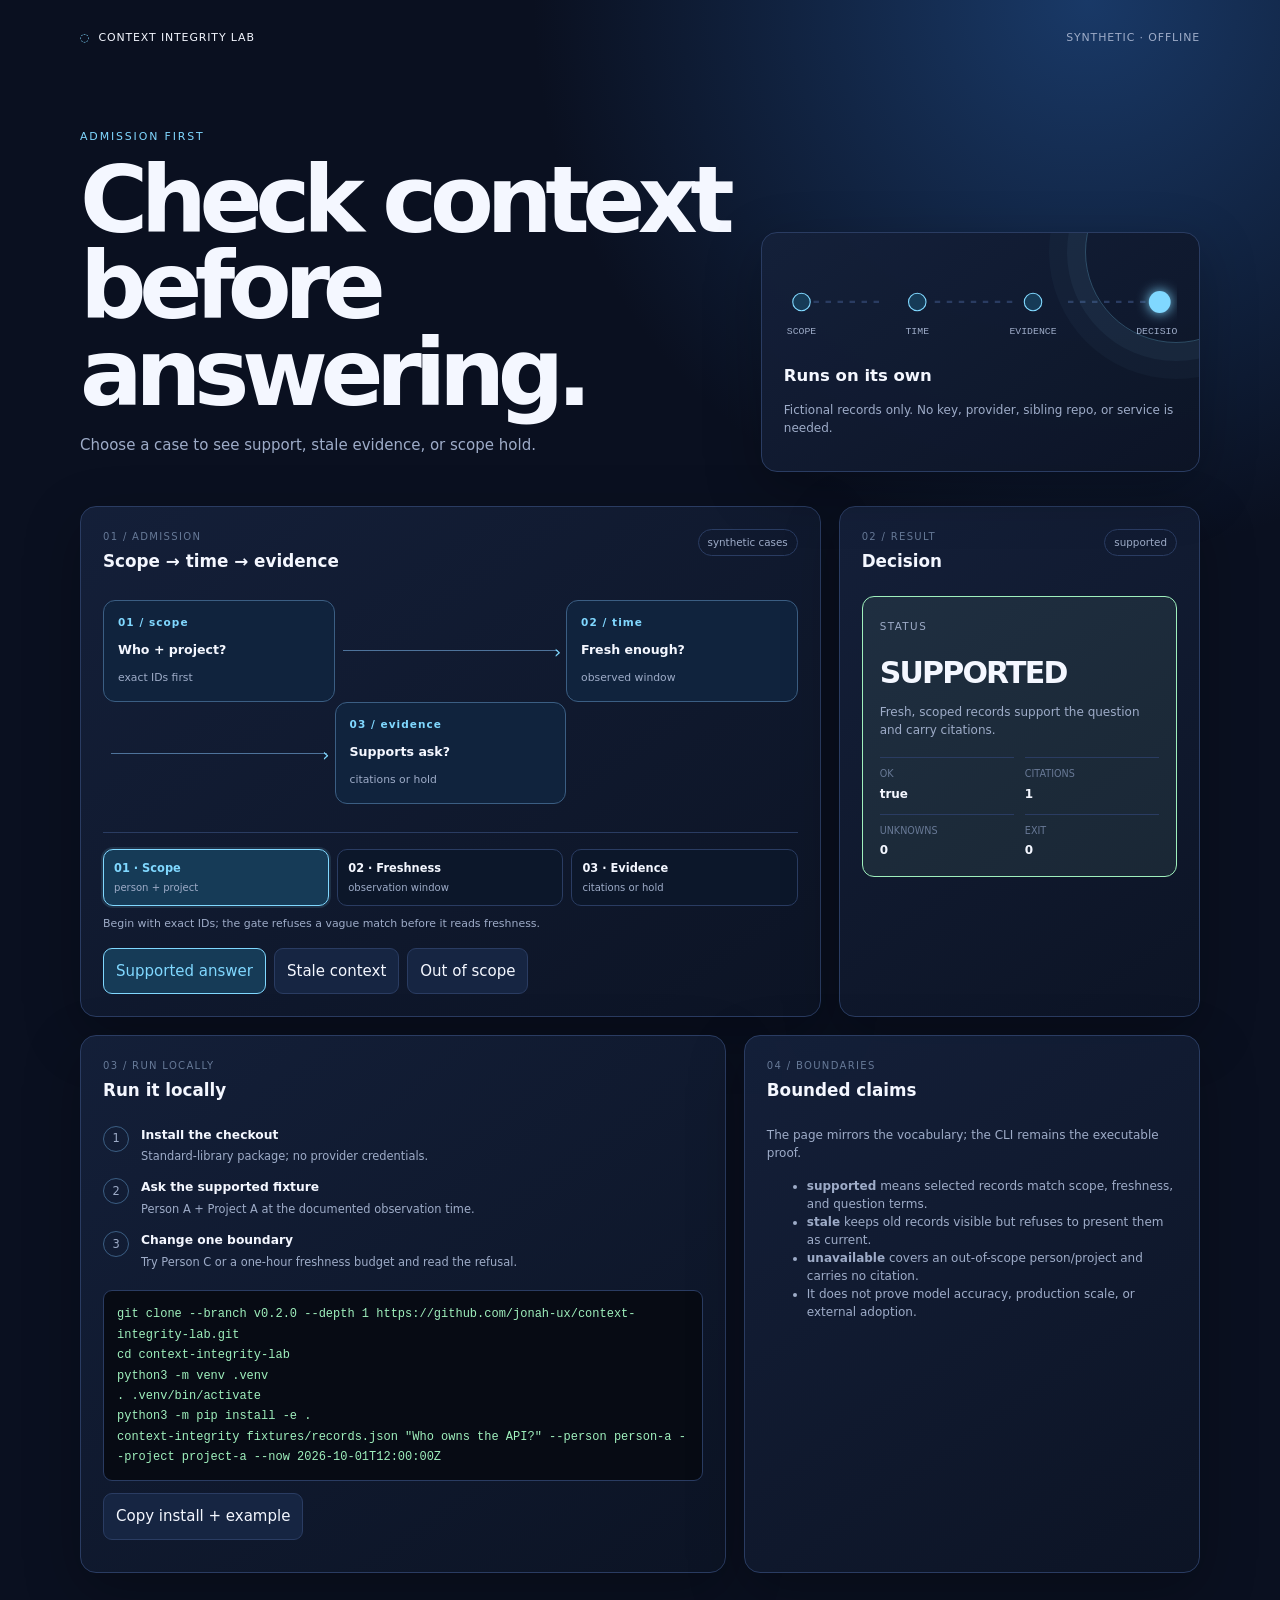
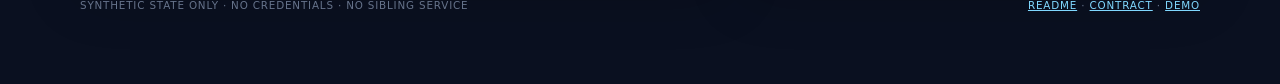
<file: docs/admission-explorer.html>
<!doctype html>
<html lang="en">
<head>
<meta charset="utf-8"><meta name="viewport" content="width=device-width,initial-scale=1">
<meta name="description" content="Synthetic Context Integrity Lab admission explorer">
<title>Context Integrity Lab · admission explorer</title>
<link rel="icon" href="data:image/svg+xml,%3Csvg xmlns=%22http://www.w3.org/2000/svg%22 viewBox=%220 0 64 64%22%3E%3Crect width=%2264%22 height=%2264%22 rx=%2214%22 fill=%22%230a1020%22/%3E%3Cpath d=%22M16 22h32M16 32h22M16 42h32%22 stroke=%22%2380d8ff%22 stroke-width=%225%22 stroke-linecap=%22round%22/%3E%3Ccircle cx=%2247%22 cy=%2232%22 r=%225%22 fill=%22%239ff0bd%22/%3E%3C/svg%3E">
<style>
:root{color-scheme:dark;--bg:#0a1020;--panel:#111b32;--line:#2a3c62;--ink:#f4f7ff;--muted:#9eacc8;--blue:#80d8ff;--green:#9ff0bd;--orange:#ffc879;--red:#ff9b9b;font:15px/1.5 ui-sans-serif,system-ui,sans-serif}*{box-sizing:border-box}body{margin:0;color:var(--ink);background:radial-gradient(circle at 85% 0,#193967,transparent 37rem),var(--bg)}a{color:var(--blue)}.shell{width:min(1120px,calc(100% - 34px));margin:auto;padding:30px 0 70px}.nav,.foot{display:flex;justify-content:space-between;gap:14px;color:var(--muted);font-size:.73rem;letter-spacing:.08em;text-transform:uppercase}.nav{margin-bottom:72px}.brand{color:var(--ink)}.brand:before{content:"◌";color:var(--blue);margin-right:8px}h1{max-width:760px;font-size:clamp(2.6rem,8vw,6.2rem);line-height:.93;letter-spacing:-.08em;margin:0 0 18px}.eyebrow{color:var(--blue);font-size:.73rem;letter-spacing:.17em;text-transform:uppercase}.lede{max-width:680px;color:var(--muted)}.hero{display:grid;grid-template-columns:1.2fr .8fr;gap:22px;align-items:end;margin-bottom:34px}.card{border:1px solid var(--line);border-radius:16px;padding:22px;background:linear-gradient(145deg,rgba(20,32,58,.94),rgba(12,20,37,.94));box-shadow:0 18px 56px #0004}.callout h2{margin:0 0 8px;font-size:1.1rem}.callout p,.limits p,.limits li{color:var(--muted);font-size:.8rem}.chips{display:flex;flex-wrap:wrap;gap:8px;margin-top:18px}.chip{border:1px solid var(--line);border-radius:99px;padding:5px 9px;color:var(--muted);font-size:.69rem}.grid{display:grid;grid-template-columns:repeat(12,1fr);gap:18px}.explorer{grid-column:span 8}.readout{grid-column:span 4}.guide{grid-column:span 7}.limits{grid-column:span 5}.panel-head{display:flex;justify-content:space-between;gap:10px;align-items:start;margin-bottom:22px}.kicker{color:#667997;letter-spacing:.13em;text-transform:uppercase;font-size:.67rem}.panel-head h2{margin:5px 0 0;font-size:1.12rem}.graph{display:grid;grid-template-columns:repeat(3,1fr);gap:0;align-items:center;overflow:auto;padding:4px 0 10px}.node{min-width:140px;border:1px solid #3b5e83;border-radius:12px;padding:14px;background:#10233d}.node b{display:block;color:var(--blue);font-size:.7rem;letter-spacing:.1em}.node strong{display:block;margin:10px 0 5px;font-size:.84rem}.node span{color:var(--muted);font-size:.72rem}.arrow{min-width:20px;height:1px;background:#4e739b;position:relative;margin:0 8px}.arrow:after{content:"›";position:absolute;right:-3px;top:-12px;color:var(--blue);font-size:1.2rem}.option-row{display:flex;flex-wrap:wrap;gap:8px;margin-top:15px}.option{border:1px solid var(--line);border-radius:9px;background:#162542;color:var(--ink);padding:11px 12px;text-align:left;cursor:pointer;font:inherit}.option:hover,.option:focus-visible{border-color:var(--blue);outline:none}.option[aria-pressed=true]{border-color:var(--blue);color:var(--blue);background:#163b57}.state{min-height:212px;border:1px solid var(--green);border-radius:12px;padding:17px;background:#9ff0bd14}.state.orange{border-color:var(--orange);background:#ffc87914}.state.red{border-color:var(--red);background:#ff9b9b14}.state-label{font-size:.69rem;text-transform:uppercase;letter-spacing:.14em;color:var(--muted)}.state h3{margin:14px 0 8px;font-size:2rem;letter-spacing:-.06em}.state p{color:var(--muted);font-size:.8rem;margin:0}.facts{display:grid;grid-template-columns:repeat(2,1fr);gap:11px;margin-top:18px}.fact{border-top:1px solid var(--line);padding-top:9px}.fact small{display:block;color:#687996;text-transform:uppercase;font-size:.64rem}.fact b{display:block;margin-top:3px;font-size:.8rem}.steps{display:grid;gap:12px;list-style:none;padding:0;margin:0}.steps li{display:grid;grid-template-columns:28px 1fr;gap:10px}.num{display:grid;place-items:center;border:1px solid #3b5e83;border-radius:50%;width:26px;height:26px;color:var(--blue);font-size:.72rem}.steps strong{display:block;font-size:.82rem}.steps span{color:var(--muted);font-size:.76rem}.terminal{white-space:pre-wrap;overflow-wrap:anywhere;margin-top:18px;border:1px solid var(--line);border-radius:9px;padding:13px;overflow:auto;background:#070b14;color:var(--green);font:12px/1.7 ui-monospace,monospace}.foot{margin-top:25px;color:#66738b;font-size:.69rem}@media(max-width:780px){.hero{grid-template-columns:1fr}.explorer,.readout,.guide,.limits{grid-column:span 12}}@media(max-width:500px){.shell{width:calc(100% - 22px);padding-top:18px}.nav{margin-bottom:45px}.graph{grid-template-columns:repeat(3,140px)}.foot{display:block}.foot span{display:block;margin-top:6px}}@media(prefers-reduced-motion:no-preference){.state{animation:enter .25s ease-out}@keyframes enter{from{opacity:.4;transform:translateY(4px)}to{opacity:1;transform:none}}}

.signal-card{position:relative;overflow:hidden}.signal-card:after{content:"";position:absolute;width:180px;height:180px;right:-68px;top:-72px;border:1px solid #80d8ff44;border-radius:50%;box-shadow:0 0 0 18px #80d8ff0d,0 0 0 36px #80d8ff08}.signal-map{display:block;width:100%;height:auto;margin:0 0 15px}.signal-map .pulse{fill:#80d8ff;filter:drop-shadow(0 0 6px #80d8ff)}.admission-steps{display:grid;grid-template-columns:repeat(3,1fr);gap:8px;margin-top:18px;padding-top:16px;border-top:1px solid var(--line)}.admission-step{border:1px solid var(--line);border-radius:10px;background:#0c172a;color:var(--muted);padding:10px;text-align:left;cursor:pointer;font:inherit}.admission-step strong{display:block;color:var(--ink);font-size:.76rem}.admission-step small{display:block;margin-top:3px;color:var(--muted);font-size:.67rem}.admission-step.is-current{border-color:var(--blue);background:#163b57;color:var(--blue)}.admission-step.is-current strong{color:var(--blue)}.admission-step[aria-current="step"]{box-shadow:0 0 0 2px #80d8ff1f}.step-copy{margin:10px 0 0!important;color:var(--muted);font-size:.73rem!important}.hero .chips{position:relative;z-index:1}@media(max-width:500px){.admission-steps{grid-template-columns:1fr}}@media(prefers-reduced-motion:reduce){*,*::before,*::after{animation:none!important;transition:none!important;scroll-behavior:auto!important}}

@media(max-width:520px){.nav{align-items:flex-start;flex-direction:column;gap:6px}.hero{gap:16px}.option-row{display:grid;grid-template-columns:1fr}.option{width:100%}.admission-steps{grid-template-columns:1fr}.admission-step{width:100%}.terminal{font-size:11px;line-height:1.55}}
</style>
</head>
<body><main class="shell">
<header class="nav"><span class="brand">CONTEXT INTEGRITY LAB</span><span>synthetic · offline</span></header>
<section class="hero"><div><p class="eyebrow">Admission first</p><h1>Check context before answering.</h1><p class="lede">Choose a case to see support, stale evidence, or scope hold.</p></div><aside class="card callout signal-card"><svg class="signal-map" viewBox="0 0 360 86" role="img" aria-label="Scope, freshness, and evidence feed a decision envelope"><path d="M16 43h74m48 0h74m48 0h84" fill="none" stroke="#2a3c62" stroke-width="2" stroke-dasharray="5 6"/><circle cx="16" cy="43" r="8" fill="#163b57" stroke="#80d8ff"/><circle cx="122" cy="43" r="8" fill="#163b57" stroke="#80d8ff"/><circle cx="228" cy="43" r="8" fill="#163b57" stroke="#80d8ff"/><circle class="pulse" cx="344" cy="43" r="10"/><g fill="#9eacc8" font-size="9" font-family="ui-monospace,monospace" text-anchor="middle"><text x="16" y="72">SCOPE</text><text x="122" y="72">TIME</text><text x="228" y="72">EVIDENCE</text><text x="344" y="72">DECISION</text></g></svg><h2>Runs on its own</h2><p>Fictional records only. No key, provider, sibling repo, or service is needed.</p></aside></section>
<section class="grid">
<article class="card explorer"><div class="panel-head"><div><div class="kicker">01 / admission</div><h2>Scope → time → evidence</h2></div><span class="chip">synthetic cases</span></div><div class="graph" aria-label="Admission decision graph"><div class="node"><b>01 / scope</b><strong>Who + project?</strong><span>exact IDs first</span></div><span class="arrow" aria-hidden="true"></span><div class="node"><b>02 / time</b><strong>Fresh enough?</strong><span>observed window</span></div><span class="arrow" aria-hidden="true"></span><div class="node"><b>03 / evidence</b><strong>Supports ask?</strong><span>citations or hold</span></div></div><div class="admission-steps" role="group" aria-label="Admission gate steps"><button type="button" class="admission-step is-current" data-step="scope" aria-current="step"><strong>01 · Scope</strong><small>person + project</small></button><button type="button" class="admission-step" data-step="freshness"><strong>02 · Freshness</strong><small>observation window</small></button><button type="button" class="admission-step" data-step="evidence"><strong>03 · Evidence</strong><small>citations or hold</small></button></div><p id="step-copy" class="step-copy" role="status" aria-live="polite">Begin with exact IDs; the gate refuses a vague match before it reads freshness.</p><div class="option-row" role="group" aria-label="Synthetic admission cases"><button type="button" class="option" data-case="supported" aria-pressed="true" aria-controls="state">Supported answer</button><button type="button" class="option" data-case="stale" aria-pressed="false" aria-controls="state">Stale context</button><button type="button" class="option" data-case="scope" aria-pressed="false" aria-controls="state">Out of scope</button></div></article>
<article class="card readout"><div class="panel-head"><div><div class="kicker">02 / result</div><h2>Decision</h2></div><span class="chip" id="case-label">supported</span></div><div class="state" id="state" role="status" aria-live="polite"><span class="state-label">status</span><h3 id="status">SUPPORTED</h3><p id="reason">Fresh, scoped records support the question and carry citations.</p><div class="facts"><div class="fact"><small>ok</small><b id="ok">true</b></div><div class="fact"><small>citations</small><b id="citations">1</b></div><div class="fact"><small>unknowns</small><b id="unknowns">0</b></div><div class="fact"><small>exit</small><b id="exit">0</b></div></div></div></article>
<article class="card guide"><div class="panel-head"><div><div class="kicker">03 / run locally</div><h2>Run it locally</h2></div></div><ol class="steps"><li><span class="num">1</span><div><strong>Install the checkout</strong><span>Standard-library package; no provider credentials.</span></div></li><li><span class="num">2</span><div><strong>Ask the supported fixture</strong><span>Person A + Project A at the documented observation time.</span></div></li><li><span class="num">3</span><div><strong>Change one boundary</strong><span>Try Person C or a one-hour freshness budget and read the refusal.</span></div></li></ol><pre class="terminal" id="first-run">git clone --branch v0.2.0 --depth 1 https://github.com/jonah-ux/context-integrity-lab.git
cd context-integrity-lab
python3 -m venv .venv
. .venv/bin/activate
python3 -m pip install -e .
context-integrity fixtures/records.json "Who owns the API?" --person person-a --project project-a --now 2026-10-01T12:00:00Z</pre><button class="option" id="copy-first-run" type="button">Copy install + example</button><p id="copy-status" class="step-copy" role="status" aria-live="polite"></p></article>
<article class="card limits"><div class="panel-head"><div><div class="kicker">04 / boundaries</div><h2>Bounded claims</h2></div></div><p>The page mirrors the vocabulary; the CLI remains the executable proof.</p><ul><li><b>supported</b> means selected records match scope, freshness, and question terms.</li><li><b>stale</b> keeps old records visible but refuses to present them as current.</li><li><b>unavailable</b> covers an out-of-scope person/project and carries no citation.</li><li>It does not prove model accuracy, production scale, or external adoption.</li></ul></article>
</section><footer class="foot"><span>synthetic state only · no credentials · no sibling service</span><span><a href="https://github.com/jonah-ux/context-integrity-lab/blob/main/README.md">README</a> · <a href="https://github.com/jonah-ux/context-integrity-lab/blob/main/docs/contracts/context-integrity-v1.md">contract</a> · <a href="https://github.com/jonah-ux/context-integrity-lab/blob/main/DEMO.md">demo</a></span></footer>
</main>
<script>
const cases={supported:{label:"supported",status:"SUPPORTED",reason:"Fresh, scoped records support the question and carry citations.",ok:"true",citations:"1",unknowns:"0",exit:"0",tone:"",step:3},stale:{label:"freshness refusal",status:"STALE",reason:"The records exist, but the observation is outside the one-hour freshness budget.",ok:"false",citations:"0",unknowns:"1",exit:"1",tone:"orange",step:2},scope:{label:"scope hold",status:"UNAVAILABLE",reason:"No record matches the requested person and project. The gate returns no citation.",ok:"false",citations:"0",unknowns:"1",exit:"1",tone:"red",step:1}};
const stepCopy={scope:"Begin with exact IDs; the gate refuses a vague match before it reads freshness.",freshness:"The record must fall inside the observation window before it can support a current answer.",evidence:"Only matching, fresh records with citations can support the question."};
const state=document.querySelector("#state"),label=document.querySelector("#case-label"),copyStatus=document.querySelector("#copy-status");
document.querySelector("#copy-first-run").addEventListener("click",async()=>{const firstRun=document.querySelector("#first-run").textContent;try{await navigator.clipboard.writeText(firstRun);copyStatus.textContent="Commands copied."}catch(error){copyStatus.textContent="Copy was unavailable; select the commands above."}});
function renderCase(name){const item=cases[name];document.querySelectorAll("[data-case]").forEach(button=>button.setAttribute("aria-pressed",String(button.dataset.case===name)));state.className="state "+item.tone;label.textContent=item.label;for(const key of ["status","reason","ok","citations","unknowns","exit"])document.querySelector("#"+key).textContent=item[key];document.querySelectorAll("[data-step]").forEach((button,index)=>{button.classList.toggle("is-current",index<item.step);button.toggleAttribute("aria-current",index===item.step-1)});}
document.querySelectorAll("[data-case]").forEach(button=>button.addEventListener("click",()=>renderCase(button.dataset.case)));
document.querySelectorAll("[data-step]").forEach(button=>button.addEventListener("click",()=>{document.querySelector("#step-copy").textContent=stepCopy[button.dataset.step];document.querySelectorAll("[data-step]").forEach(b=>{b.classList.toggle("is-current",b===button);b.toggleAttribute("aria-current",b===button)});}));
</script></body></html>
</file>
